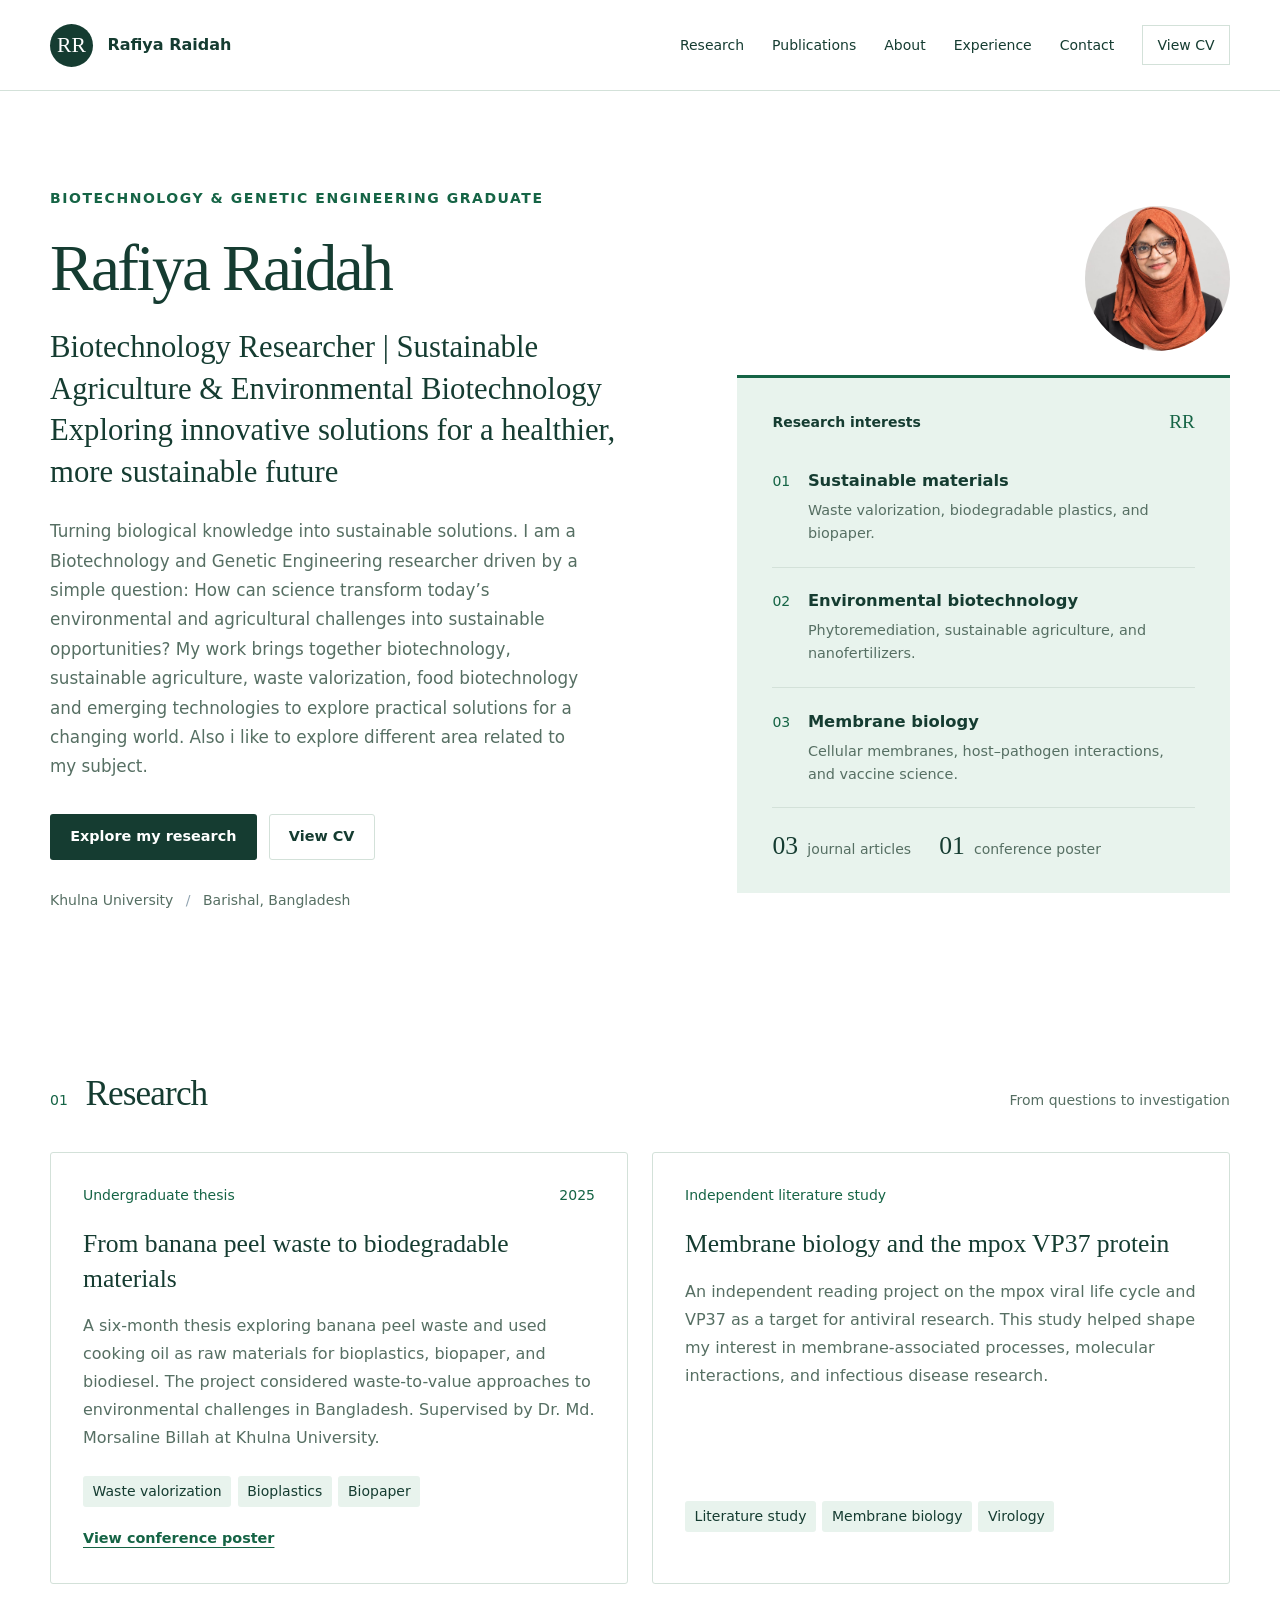
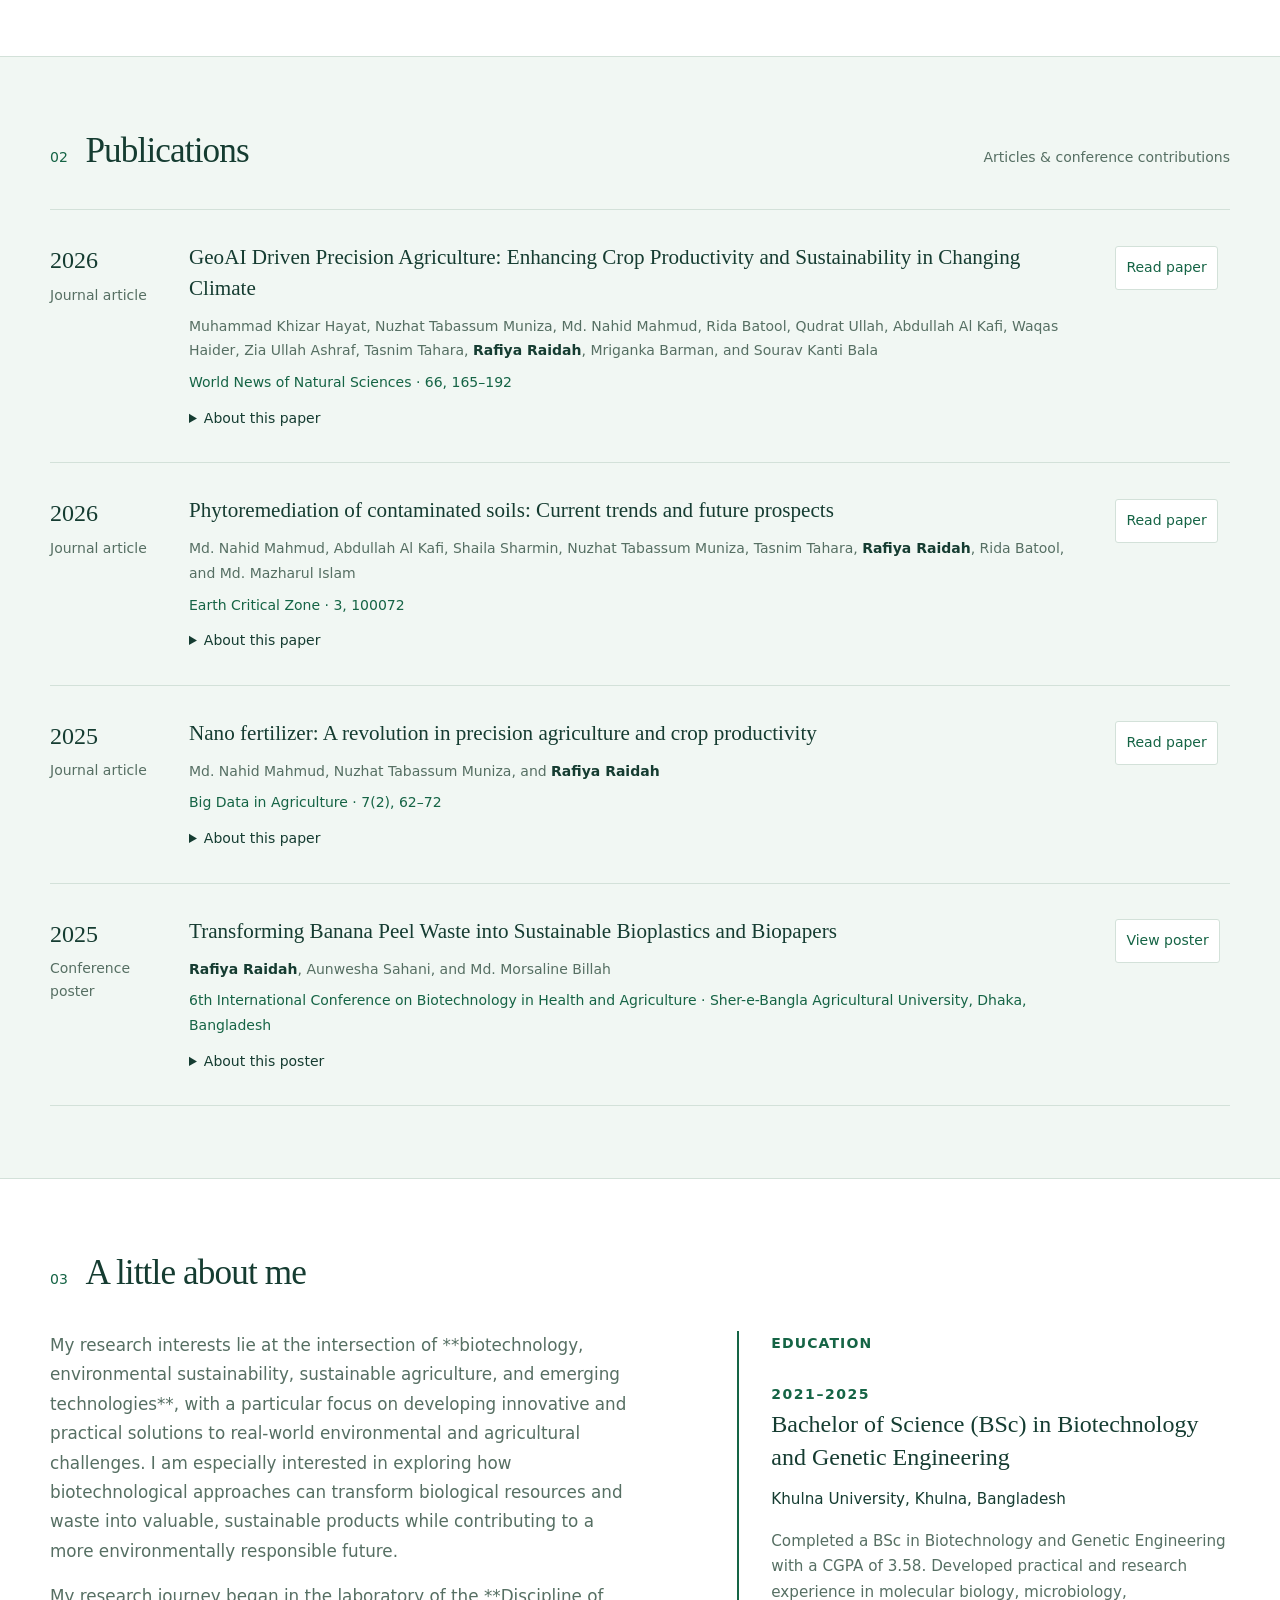
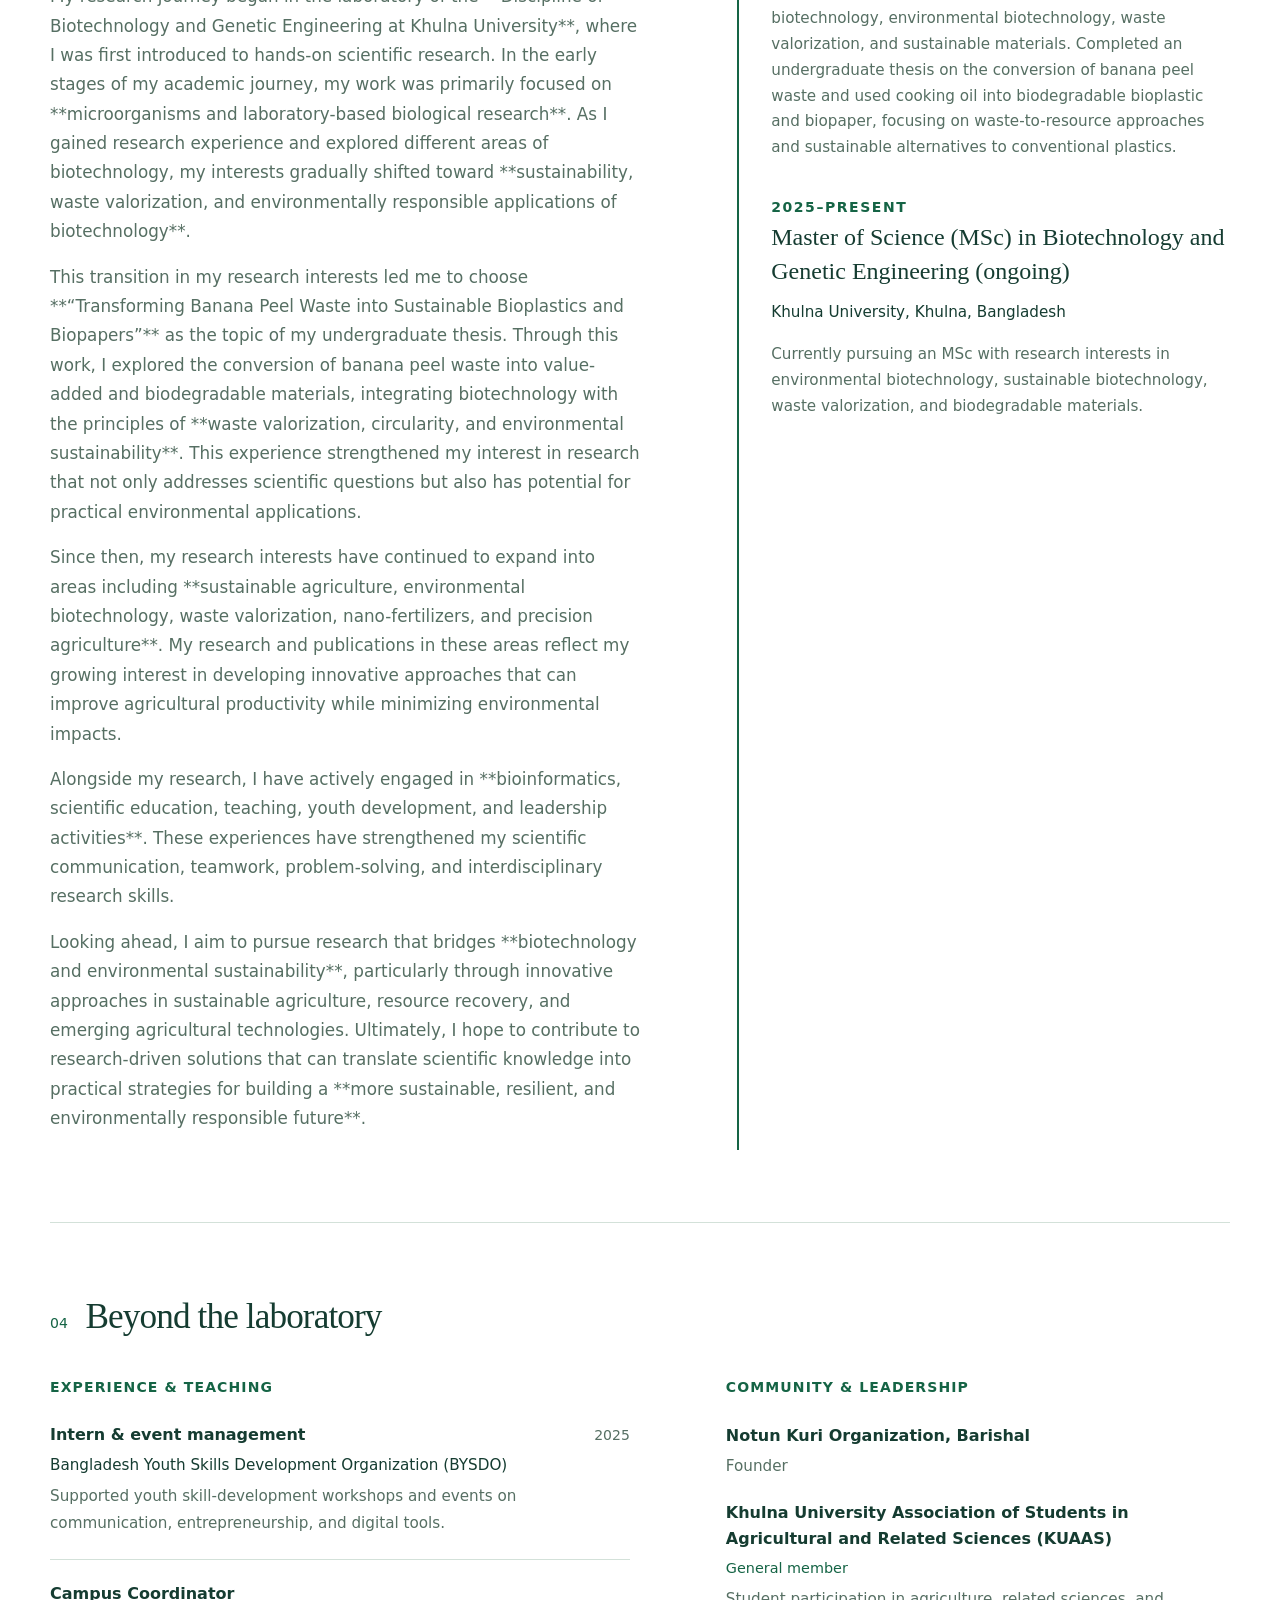
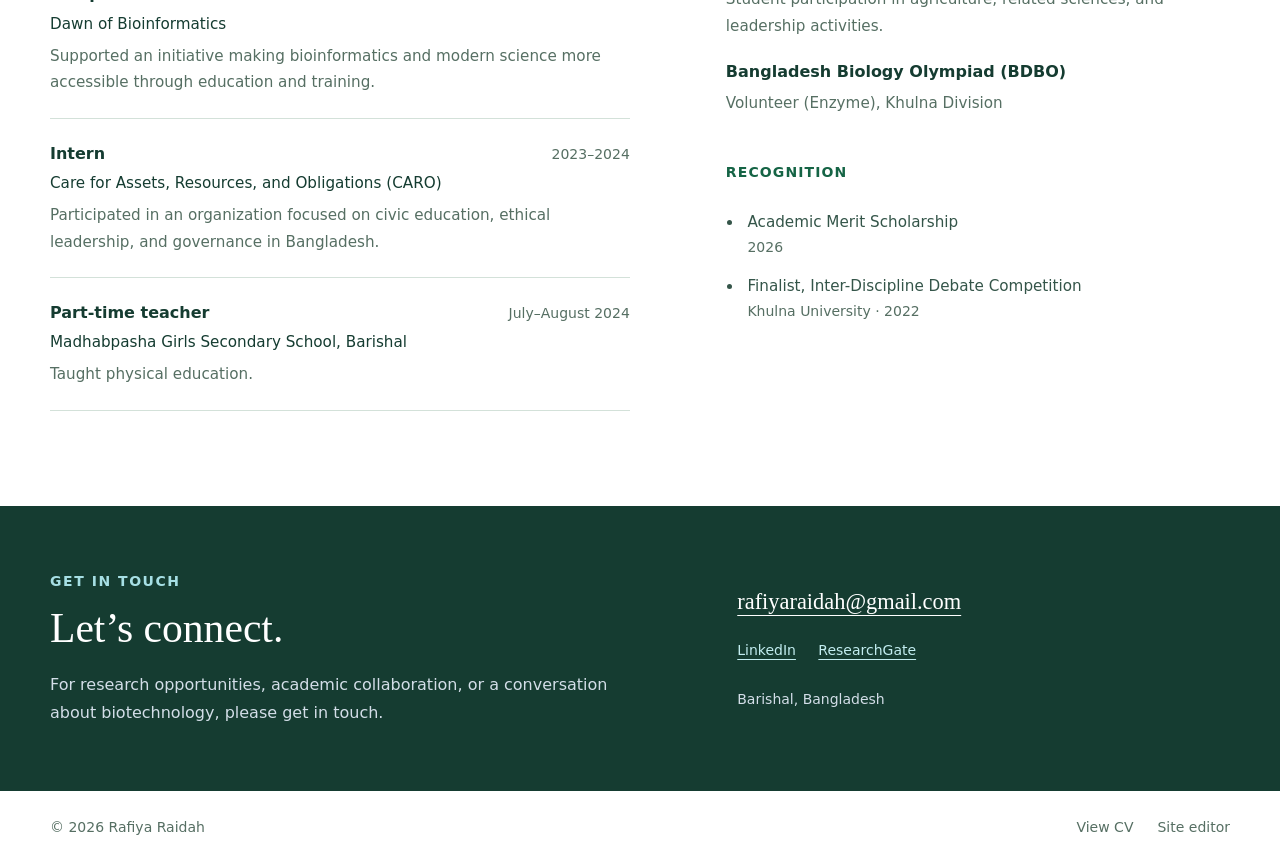
<file: index.html>
<!doctype html>
<html lang="en">
<head>
  <meta charset="utf-8">
  <meta name="viewport" content="width=device-width, initial-scale=1">
  <meta name="description" content="Rafiya Raidah — Biotechnology and Genetic Engineering graduate from Khulna University. Research, publications, and academic experience.">
  <meta name="theme-color" content="#132b46">
  <title>Rafiya Raidah | Biotechnology & Genetic Engineering</title>
  <link rel="icon" type="image/svg+xml" href="data:image/svg+xml,%3Csvg xmlns='http://www.w3.org/2000/svg' viewBox='0 0 64 64'%3E%3Crect width='64' height='64' rx='16' fill='%23132b46'/%3E%3Ctext x='32' y='42' text-anchor='middle' font-family='Georgia,serif' font-size='32' fill='white'%3ERR%3C/text%3E%3C/svg%3E">
  <link rel="stylesheet" href="assets/style.css">
  <script src="content.js"></script>
  <script src="assets/shared.js" defer></script>
  <script src="assets/site.js" defer></script>
</head>
<body>
  <a class="skip-link" href="#main">Skip to content</a>
  <div id="portfolio"></div>
  <noscript><main class="shell"><h1>Rafiya Raidah</h1><p>Biotechnology & Genetic Engineering graduate, Khulna University.</p><p>Please enable JavaScript to see the portfolio, or contact <a href="mailto:rafiyaraidah@gmail.com">rafiyaraidah@gmail.com</a>.</p></main></noscript>
</body>
</html>
</file>
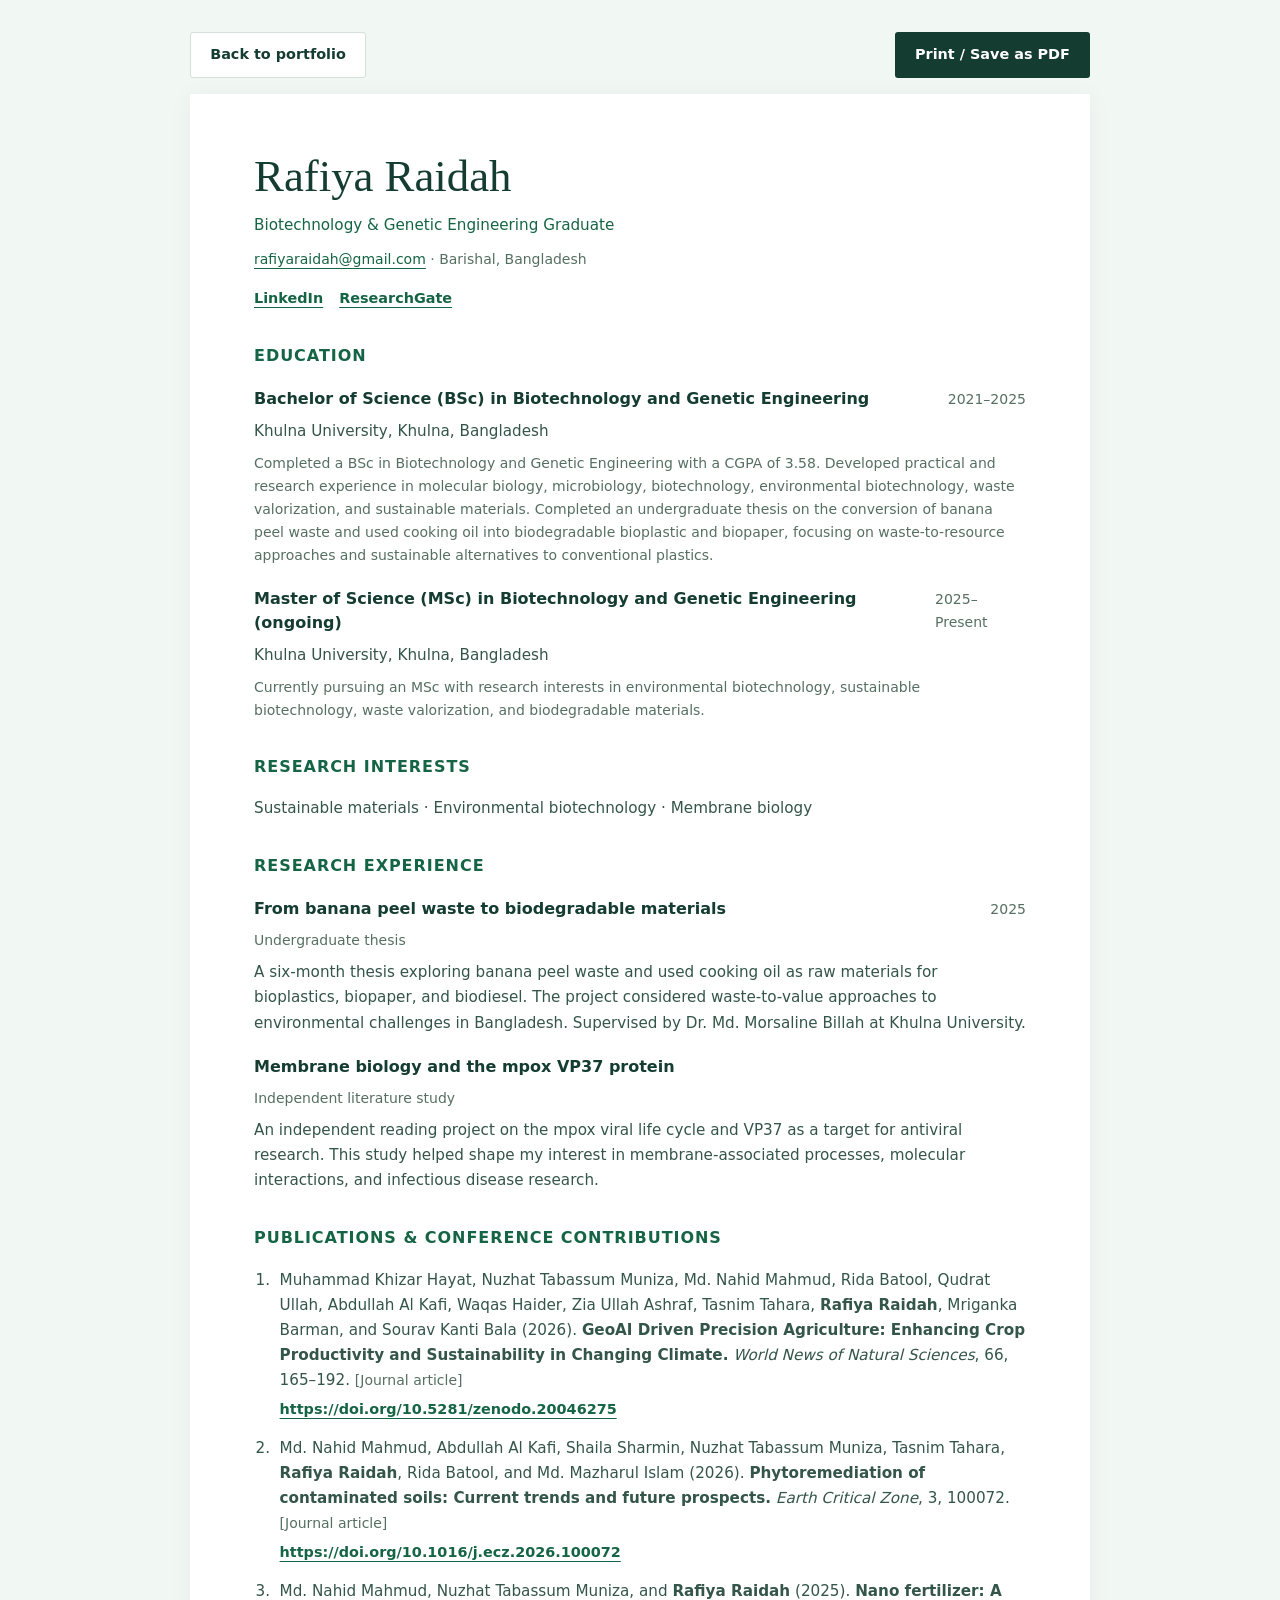
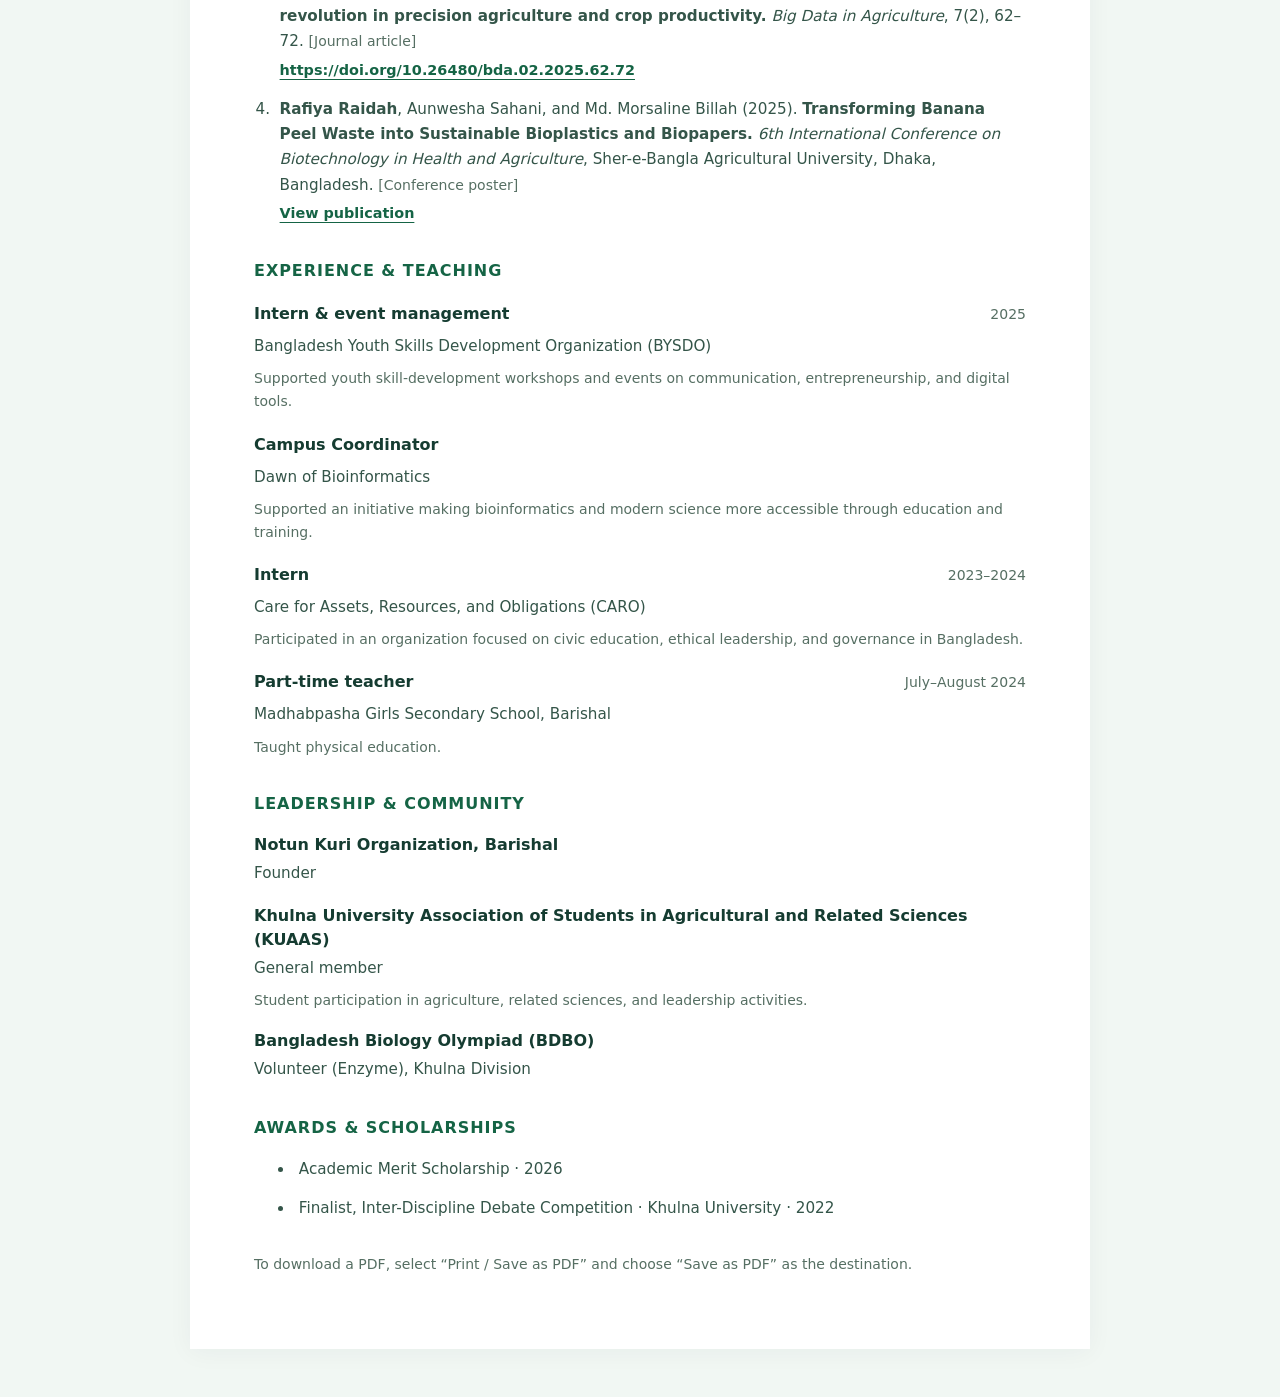
<file: cv.html>
<!doctype html>
<html lang="en"><head><meta charset="utf-8"><meta name="viewport" content="width=device-width, initial-scale=1"><meta name="description" content="Academic CV of Rafiya Raidah"><title>Rafiya Raidah | Academic CV</title>
<link rel="icon" type="image/svg+xml" href="data:image/svg+xml,%3Csvg xmlns='http://www.w3.org/2000/svg' viewBox='0 0 64 64'%3E%3Crect width='64' height='64' rx='16' fill='%23132b46'/%3E%3Ctext x='32' y='42' text-anchor='middle' font-family='Georgia,serif' font-size='32' fill='white'%3ERR%3C/text%3E%3C/svg%3E">
<link rel="stylesheet" href="assets/style.css"><link rel="stylesheet" href="assets/cv.css"><script src="content.js"></script><script src="assets/shared.js" defer></script><script src="assets/cv.js" defer></script></head>
<body class="cv-body"><div class="cv-toolbar"><a href="index.html" class="button secondary">Back to portfolio</a><button id="print-cv" class="button primary">Print / Save as PDF</button></div><main id="cv" class="cv-page"></main><noscript><p>Enable JavaScript to see the CV.</p></noscript></body></html>
</file>
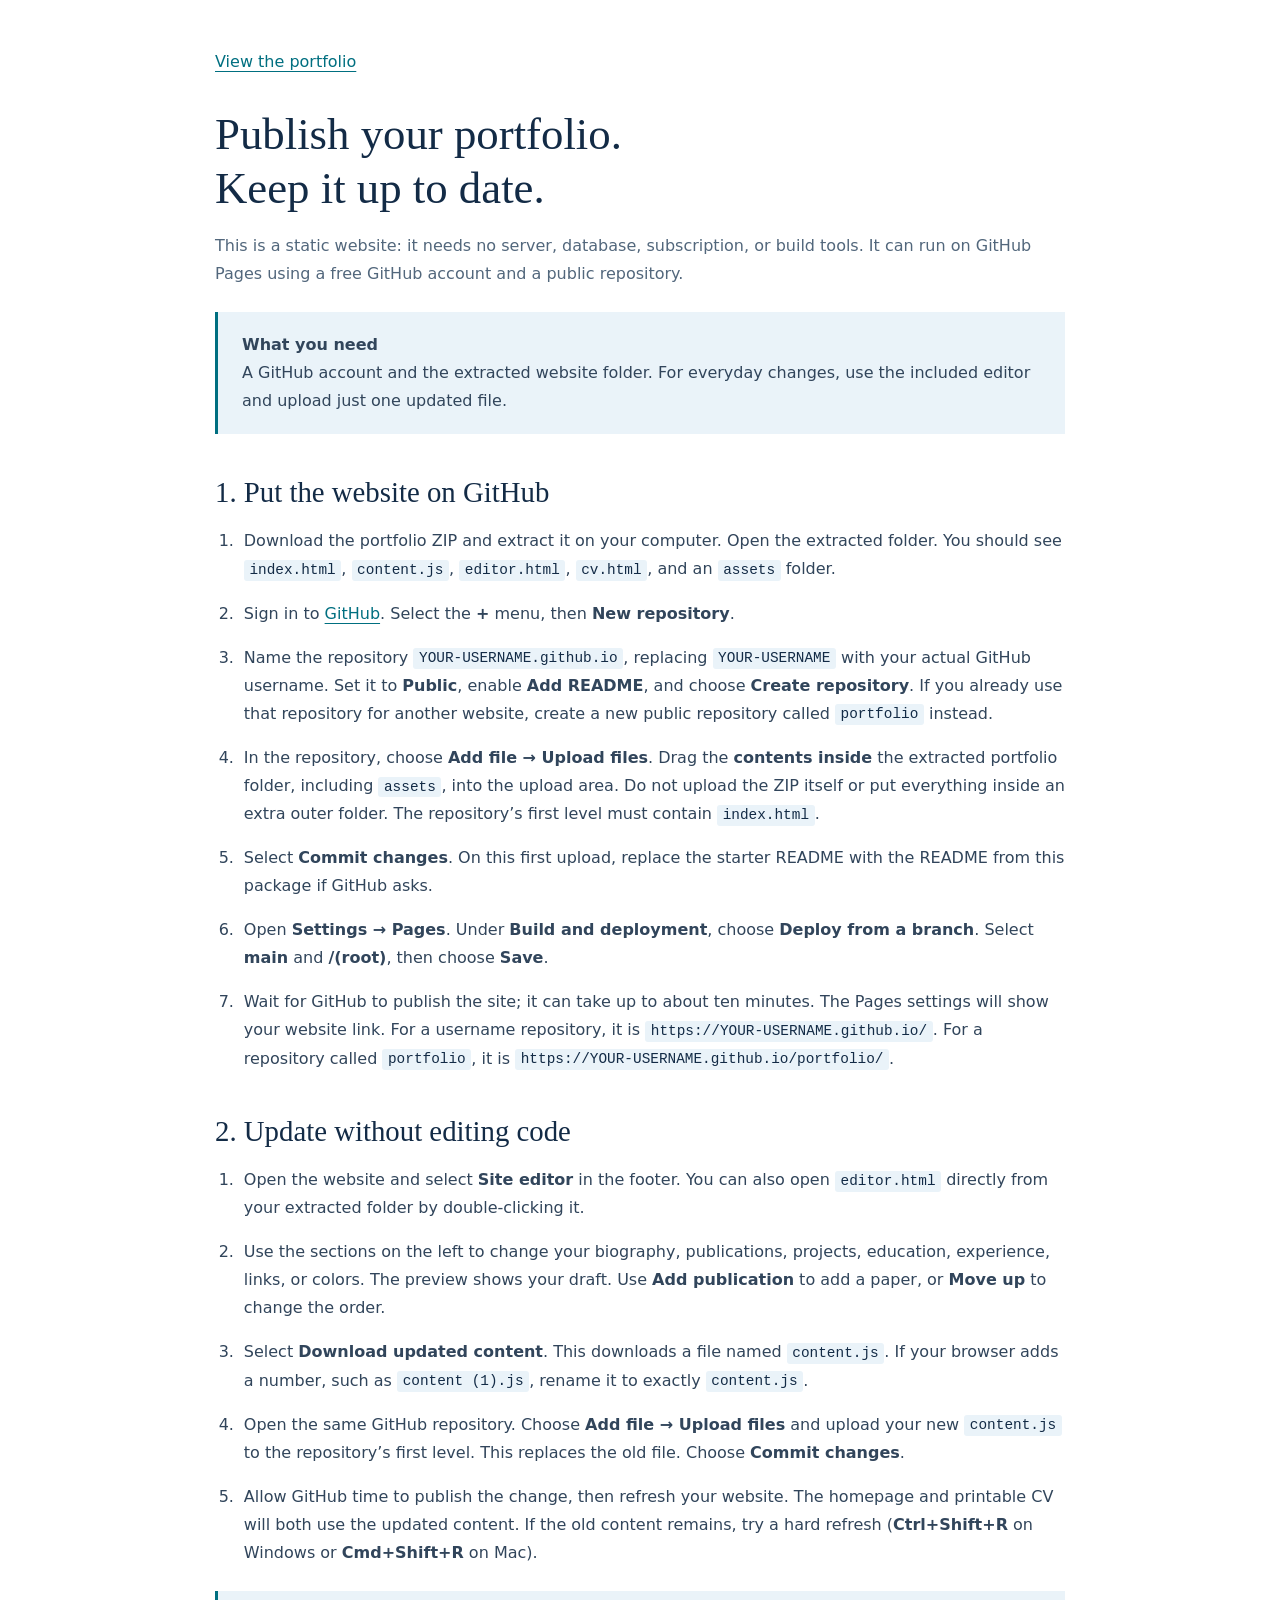
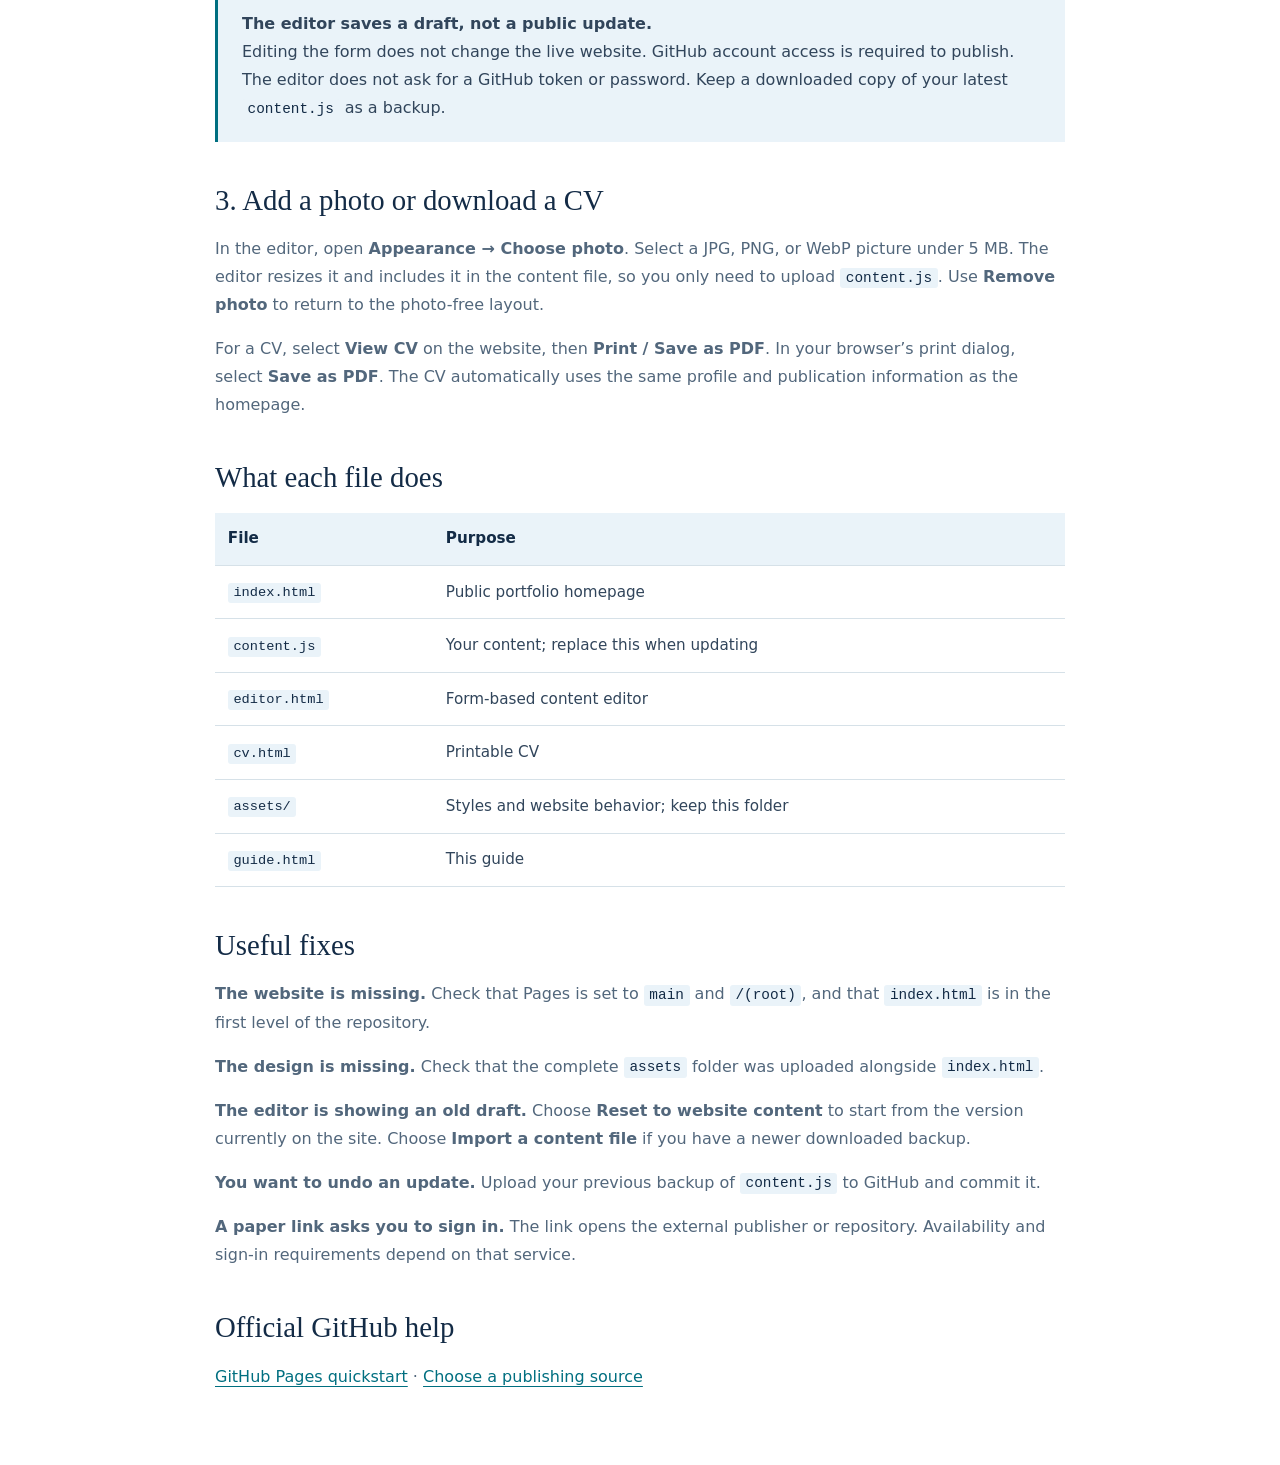
<file: guide.html>
<!doctype html>
<html lang="en"><head><meta charset="utf-8"><meta name="viewport" content="width=device-width, initial-scale=1"><meta name="robots" content="noindex,nofollow"><title>How to publish and update your portfolio</title><link rel="stylesheet" href="assets/style.css">
<style>.guide{width:min(850px,calc(100% - 2.5rem));margin:3rem auto 5rem}.guide h1{font:2.8rem/1.2 var(--serif);margin:2rem 0 1rem}.guide h2{font:1.8rem/1.3 var(--serif);margin:2.5rem 0 1rem}.guide h3{font-size:1.1rem;margin-top:1.5rem}.guide ol{padding-left:1.5rem}.guide li{padding-left:.3rem;margin-bottom:1rem}.guide code{background:var(--panel);color:var(--ink);padding:.15rem .35rem;border-radius:3px;font-size:.9em;overflow-wrap:anywhere}.guide-note{padding:1.2rem 1.5rem;border-left:3px solid var(--accent);background:var(--panel);margin:1.5rem 0}.guide-note p:last-child{margin:0}.guide table{width:100%;border-collapse:collapse;font-size:.95rem}.guide td,.guide th{padding:.8rem;border-bottom:1px solid var(--line);text-align:left}.guide th{color:var(--ink);background:var(--panel)}.guide>p{color:var(--muted)}@media(max-width:600px){.guide h1{font-size:2.2rem}.guide h2{font-size:1.6rem}.guide table{font-size:.875rem}.guide td,.guide th{padding:.6rem}.guide{margin-top:1.5rem}}</style></head>
<body><main class="guide"><a href="index.html">View the portfolio</a><h1>Publish your portfolio.<br>Keep it up to date.</h1><p>This is a static website: it needs no server, database, subscription, or build tools. It can run on GitHub Pages using a free GitHub account and a public repository.</p>
<div class="guide-note"><strong>What you need</strong><p>A GitHub account and the extracted website folder. For everyday changes, use the included editor and upload just one updated file.</p></div>
<h2>1. Put the website on GitHub</h2>
<ol><li>Download the portfolio ZIP and extract it on your computer. Open the extracted folder. You should see <code>index.html</code>, <code>content.js</code>, <code>editor.html</code>, <code>cv.html</code>, and an <code>assets</code> folder.</li>
<li>Sign in to <a href="https://github.com/" target="_blank" rel="noopener">GitHub</a>. Select the <strong>+</strong> menu, then <strong>New repository</strong>.</li>
<li>Name the repository <code>YOUR-USERNAME.github.io</code>, replacing <code>YOUR-USERNAME</code> with your actual GitHub username. Set it to <strong>Public</strong>, enable <strong>Add README</strong>, and choose <strong>Create repository</strong>. If you already use that repository for another website, create a new public repository called <code>portfolio</code> instead.</li>
<li>In the repository, choose <strong>Add file → Upload files</strong>. Drag the <strong>contents inside</strong> the extracted portfolio folder, including <code>assets</code>, into the upload area. Do not upload the ZIP itself or put everything inside an extra outer folder. The repository’s first level must contain <code>index.html</code>.</li>
<li>Select <strong>Commit changes</strong>. On this first upload, replace the starter README with the README from this package if GitHub asks.</li>
<li>Open <strong>Settings → Pages</strong>. Under <strong>Build and deployment</strong>, choose <strong>Deploy from a branch</strong>. Select <strong>main</strong> and <strong>/(root)</strong>, then choose <strong>Save</strong>.</li>
<li>Wait for GitHub to publish the site; it can take up to about ten minutes. The Pages settings will show your website link. For a username repository, it is <code>https://YOUR-USERNAME.github.io/</code>. For a repository called <code>portfolio</code>, it is <code>https://YOUR-USERNAME.github.io/portfolio/</code>.</li></ol>
<h2>2. Update without editing code</h2>
<ol><li>Open the website and select <strong>Site editor</strong> in the footer. You can also open <code>editor.html</code> directly from your extracted folder by double-clicking it.</li>
<li>Use the sections on the left to change your biography, publications, projects, education, experience, links, or colors. The preview shows your draft. Use <strong>Add publication</strong> to add a paper, or <strong>Move up</strong> to change the order.</li>
<li>Select <strong>Download updated content</strong>. This downloads a file named <code>content.js</code>. If your browser adds a number, such as <code>content (1).js</code>, rename it to exactly <code>content.js</code>.</li>
<li>Open the same GitHub repository. Choose <strong>Add file → Upload files</strong> and upload your new <code>content.js</code> to the repository’s first level. This replaces the old file. Choose <strong>Commit changes</strong>.</li>
<li>Allow GitHub time to publish the change, then refresh your website. The homepage and printable CV will both use the updated content. If the old content remains, try a hard refresh (<strong>Ctrl+Shift+R</strong> on Windows or <strong>Cmd+Shift+R</strong> on Mac).</li></ol>
<div class="guide-note"><strong>The editor saves a draft, not a public update.</strong><p>Editing the form does not change the live website. GitHub account access is required to publish. The editor does not ask for a GitHub token or password. Keep a downloaded copy of your latest <code>content.js</code> as a backup.</p></div>
<h2>3. Add a photo or download a CV</h2>
<p>In the editor, open <strong>Appearance → Choose photo</strong>. Select a JPG, PNG, or WebP picture under 5 MB. The editor resizes it and includes it in the content file, so you only need to upload <code>content.js</code>. Use <strong>Remove photo</strong> to return to the photo-free layout.</p>
<p>For a CV, select <strong>View CV</strong> on the website, then <strong>Print / Save as PDF</strong>. In your browser’s print dialog, select <strong>Save as PDF</strong>. The CV automatically uses the same profile and publication information as the homepage.</p>
<h2>What each file does</h2><table><thead><tr><th>File</th><th>Purpose</th></tr></thead><tbody><tr><td><code>index.html</code></td><td>Public portfolio homepage</td></tr><tr><td><code>content.js</code></td><td>Your content; replace this when updating</td></tr><tr><td><code>editor.html</code></td><td>Form-based content editor</td></tr><tr><td><code>cv.html</code></td><td>Printable CV</td></tr><tr><td><code>assets/</code></td><td>Styles and website behavior; keep this folder</td></tr><tr><td><code>guide.html</code></td><td>This guide</td></tr></tbody></table>
<h2>Useful fixes</h2><p><strong>The website is missing.</strong> Check that Pages is set to <code>main</code> and <code>/(root)</code>, and that <code>index.html</code> is in the first level of the repository.</p><p><strong>The design is missing.</strong> Check that the complete <code>assets</code> folder was uploaded alongside <code>index.html</code>.</p><p><strong>The editor is showing an old draft.</strong> Choose <strong>Reset to website content</strong> to start from the version currently on the site. Choose <strong>Import a content file</strong> if you have a newer downloaded backup.</p><p><strong>You want to undo an update.</strong> Upload your previous backup of <code>content.js</code> to GitHub and commit it.</p><p><strong>A paper link asks you to sign in.</strong> The link opens the external publisher or repository. Availability and sign-in requirements depend on that service.</p>
<h2>Official GitHub help</h2><p><a href="https://docs.github.com/en/pages/quickstart" target="_blank" rel="noopener">GitHub Pages quickstart</a> · <a href="https://docs.github.com/en/pages/getting-started-with-github-pages/configuring-a-publishing-source-for-your-github-pages-site" target="_blank" rel="noopener">Choose a publishing source</a></p>
</main></body></html>
</file>
<file: assets/style.css>
:root{--ink:#132b46;--text:#31455b;--muted:#52677c;--accent:#006f80;--accent-soft:#d9f0f4;--panel:#eaf3f9;--surface:#f3f7fa;--line:#d6e1e8;--white:#fff;--serif:Georgia,'Times New Roman',serif;--sans:system-ui,-apple-system,BlinkMacSystemFont,'Segoe UI',sans-serif}
:root[data-theme=forest]{--ink:#153c31;--text:#345549;--muted:#566f63;--accent:#156445;--accent-soft:#d8eee2;--panel:#e8f3ed;--surface:#f1f7f3;--line:#d3e1d9}
:root[data-theme=plum]{--ink:#402341;--text:#57415c;--muted:#735f76;--accent:#84396c;--accent-soft:#f4deec;--panel:#f5edf7;--surface:#faf5fa;--line:#e6d8e7}
*{box-sizing:border-box}html{scroll-behavior:smooth;scroll-padding-top:6rem}body{margin:0;color:var(--text);background:var(--white);font:1rem/1.75 var(--sans);-webkit-font-smoothing:antialiased}a{color:var(--accent);text-underline-offset:.25em}button,input,textarea,select{font:inherit}button,a,input,textarea,select,summary{ -webkit-tap-highlight-color:transparent }a:focus-visible,button:focus-visible,summary:focus-visible,input:focus-visible,select:focus-visible,textarea:focus-visible{outline:3px solid var(--accent);outline-offset:4px}h1,h2,h3,h4,p{margin-top:0}h1,h2,h3,h4{color:var(--ink)}p{margin-bottom:1rem}button{cursor:pointer}img{max-width:100%}.shell{width:min(1180px,calc(100% - 6rem));margin-inline:auto}.skip-link{position:absolute;left:1rem;top:-6rem;padding:.6rem 1rem;background:var(--ink);color:white;z-index:100}.skip-link:focus{top:1rem}.site-header{border-bottom:1px solid var(--line);background:rgba(255,255,255,.97);position:sticky;top:0;z-index:20}.header-inner{display:flex;align-items:center;justify-content:space-between;min-height:90px;gap:1.5rem}.brand{display:flex;align-items:center;gap:.9rem;font-weight:650;font-size:1rem;color:var(--ink);text-decoration:none}.brand-mark{display:grid;place-items:center;background:var(--ink);width:43px;height:43px;color:white;font:1.35rem var(--serif);border-radius:50%}.main-nav{display:flex;align-items:center;gap:1.75rem}.main-nav a{font-size:.875rem;color:var(--ink);text-decoration:none}.main-nav a:hover{color:var(--accent)}.main-nav .nav-cv{border:1px solid var(--line);padding:.45rem .9rem}.menu-toggle{display:none}.hero{display:grid;grid-template-columns:1.2fr 1fr;gap:6rem;padding-top:6rem;padding-bottom:5.5rem;align-items:center}.eyebrow{font-size:.875rem;font-weight:600;letter-spacing:.11em;text-transform:uppercase;color:var(--accent);line-height:1.6;margin-bottom:1.4rem}.hero h1{font:normal clamp(2.75rem,5.1vw,4.65rem)/1.12 var(--serif);letter-spacing:-.04em;margin-bottom:1.4rem}.hero-headline{font:normal clamp(1.7rem,2.4vw,2.2rem)/1.35 var(--serif);color:var(--ink);margin-bottom:1.5rem}.hero-intro{max-width:34rem;color:var(--muted);font-size:1.05rem}.hero-actions{display:flex;flex-wrap:wrap;gap:.75rem;margin-block:2rem 1.75rem}.button{display:inline-flex;align-items:center;justify-content:center;padding:.7rem 1.2rem;min-height:44px;font-weight:600;font-size:.9rem;text-decoration:none;border:1px solid transparent;border-radius:3px;line-height:1.5;transition:background .15s,color .15s}.primary{background:var(--ink);color:white}.primary:hover{background:var(--accent)}.secondary{border-color:var(--line);color:var(--ink);background:var(--white)}.secondary:hover{border-color:var(--accent);background:var(--panel)}.hero-location{font-size:.875rem;color:var(--muted)}.hero-location span{margin-inline:.5rem;color:#91a4b1}.hero-aside{align-self:center}.interest-panel{background:var(--panel);padding:2rem 2.2rem;border-top:3px solid var(--accent)}.panel-topline{display:flex;justify-content:space-between;align-items:center;margin-bottom:.8rem;font-size:.875rem;font-weight:600;color:var(--ink)}.small-monogram{color:var(--accent);font:1.2rem var(--serif)}.interest{display:flex;gap:1.1rem;padding:1.35rem 0;border-bottom:1px solid var(--line)}.interest-index{font-size:.875rem;line-height:1.8;color:var(--accent);font-variant-numeric:tabular-nums}.interest h2{font-size:1.02rem;margin-bottom:.35rem;line-height:1.5;font-weight:650}.interest p{font-size:.9rem;line-height:1.6;margin:0;color:var(--muted)}.publication-totals{display:flex;flex-wrap:wrap;gap:1.75rem;padding-top:1.4rem;font-size:.875rem;color:var(--muted)}.publication-totals strong{font:1.6rem var(--serif);color:var(--ink);margin-right:.3rem}.profile-photo{width:145px;height:145px;object-fit:cover;border-radius:50%;margin:0 0 1.5rem auto;display:block}.section{padding-top:4.5rem;padding-bottom:4.5rem;scroll-margin-top:0}.section-heading{display:flex;align-items:baseline;gap:1.1rem;margin-bottom:2.25rem}.section-number{font-size:.875rem;color:var(--accent);font-variant-numeric:tabular-nums}.section-heading h2{font:normal 2.2rem/1.25 var(--serif);margin:0;letter-spacing:-.025em}.section-note{font-size:.875rem;margin-left:auto;color:var(--muted)}.research-grid{display:grid;grid-template-columns:1fr 1fr;gap:1.5rem}.research-card{border:1px solid var(--line);padding:2rem;display:flex;flex-direction:column;position:relative;background:var(--white);border-radius:3px}.card-meta{display:flex;justify-content:space-between;gap:.75rem;font-size:.875rem;color:var(--accent);margin-bottom:1.3rem;line-height:1.5}.research-card h3{font:normal 1.6rem/1.35 var(--serif);margin-bottom:1rem}.research-card p{color:var(--muted);line-height:1.75}.tags{display:flex;flex-wrap:wrap;gap:.4rem;margin-block:auto 1.2rem;padding-top:.5rem}.tags span{padding:.2rem .6rem;background:var(--panel);font-size:.875rem;color:var(--ink);border-radius:3px}.text-link{font-size:.9rem;font-weight:600;width:fit-content}.text-link:hover{color:var(--ink)}.publications-section{background:var(--surface);border-block:1px solid var(--line)}.publication-list{border-top:1px solid var(--line)}.publication{display:grid;grid-template-columns:115px 1fr 115px;gap:1.5rem;padding:2rem 0;border-bottom:1px solid var(--line)}.publication-year{font:1.5rem/1.5 var(--serif);color:var(--ink)}.publication-year span{display:block;font:.875rem/1.6 var(--sans);color:var(--muted);margin-top:.35rem}.publication-body h3{font:normal 1.32rem/1.45 var(--serif);margin-bottom:.65rem}.authors{font-size:.875rem;line-height:1.75;color:var(--muted);margin-bottom:.45rem}.authors strong{font-weight:650;color:var(--ink)}.venue{font-size:.875rem;color:var(--accent);margin-bottom:.7rem}.pub-summary{font-size:.875rem;color:var(--muted)}.pub-summary summary{cursor:pointer;width:fit-content;color:var(--ink)}.pub-summary p{margin-top:.65rem;max-width:42rem}.doi{overflow-wrap:anywhere}.paper-button{padding:.45rem .65rem;background:white;border-color:var(--line);white-space:nowrap;font-size:.875rem;font-weight:500}.paper-button:hover{border-color:var(--accent);color:var(--ink)}.publication-link{padding-top:.2rem}.about-grid{display:grid;grid-template-columns:1.2fr 1fr;gap:6rem}.about-copy p{color:var(--muted);font-size:1.05rem}.education-block{border-left:2px solid var(--accent);padding-left:2rem}.education-block>h3{font-size:.875rem;color:var(--accent);letter-spacing:.08em;text-transform:uppercase;margin-bottom:1.5rem}.education-item+.education-item{margin-top:2rem}.education-item .eyebrow{margin-bottom:.5rem}.education-item h4{font:normal 1.5rem/1.4 var(--serif);margin-bottom:.75rem}.education-item p{font-size:.95rem;color:var(--muted);line-height:1.7}.education-item .institution{color:var(--ink)}.experience-section{border-top:1px solid var(--line)}.experience-grid{display:grid;grid-template-columns:1.15fr 1fr;gap:6rem}.subheading{font-size:.875rem;letter-spacing:.08em;color:var(--accent);text-transform:uppercase;margin-bottom:1.5rem}.experience-item{padding-bottom:1.4rem;border-bottom:1px solid var(--line);margin-bottom:1.4rem}.experience-item>div{display:flex;justify-content:space-between;align-items:baseline;gap:1rem}.experience-item h4{font-size:1rem;font-weight:650;line-height:1.5;margin-bottom:.35rem}.period{font-size:.875rem;color:var(--muted);white-space:nowrap}.organization{font-size:.95rem;color:var(--ink);line-height:1.6;margin-bottom:.4rem}.experience-item>p:last-child,.community-item>p:last-child{font-size:.95rem;color:var(--muted);margin-bottom:0}.community-item{padding-bottom:1.25rem}.community-item h4{font-size:1rem;font-weight:600;line-height:1.6;margin-bottom:.3rem}.community-role{font-size:.9rem;color:var(--accent);margin-bottom:.3rem}.award-heading{margin-top:1.5rem}.awards{margin:0;padding-left:1.1rem}.awards li{padding:0 0 .8rem .25rem;font-size:.95rem}.awards small{display:block;font-size:.875rem;color:var(--muted)}.contact-section{background:var(--ink);color:white}.contact-inner{display:grid;grid-template-columns:1.2fr 1fr;gap:6rem;align-items:center;padding-block:4rem}.contact-inner .eyebrow{color:#a6dfe4;margin-bottom:.7rem}.contact-inner h2{font:normal 2.6rem/1.25 var(--serif);color:white;margin-bottom:1rem}.contact-inner p{color:#d3dee8;margin-bottom:0}.email-link{font:1.4rem/1.5 var(--serif);color:white;overflow-wrap:anywhere;text-decoration-thickness:1px}.social-links{display:flex;flex-wrap:wrap;gap:1.4rem;margin-block:1.2rem 1.5rem}.social-links a{color:#c2edf0;font-weight:500;font-size:.875rem}.contact-location{font-size:.875rem}.footer{display:flex;justify-content:space-between;align-items:center;padding-block:1.5rem;color:var(--muted);font-size:.875rem;gap:1rem}.footer div{display:flex;gap:1.5rem}.footer a{color:var(--muted);text-decoration:none}.error-page{padding-top:5rem}.error-page h1{font-family:var(--serif)}
@media(min-width:1450px){.hero{padding-block:6.5rem}.hero h1{font-size:4.9rem}}
@media(max-width:1000px){.shell{width:calc(100% - 4rem)}.hero{gap:3rem;padding-block:4rem}.hero h1{font-size:3.3rem}.main-nav{gap:1rem}.main-nav a{font-size:.875rem}.about-grid,.experience-grid,.contact-inner{gap:3rem}.interest-panel{padding:1.6rem}.publication{grid-template-columns:92px 1fr;gap:1.2rem}.publication-link{grid-column:2;padding-top:0}.publication-body{min-width:0}.section-note{display:none}}
@media(max-width:760px){.shell{width:calc(100% - 2.5rem)}.header-inner{min-height:76px;position:relative}.brand{font-size:.95rem}.brand-mark{width:38px;height:38px;font-size:1.2rem}.menu-toggle{display:flex;gap:.7rem;align-items:center;border:1px solid var(--line);background:white;padding:.4rem .65rem;color:var(--ink);min-height:44px;font-size:.875rem;border-radius:3px}.menu-toggle span{font-size:1.1rem}.main-nav{display:none;position:absolute;top:100%;left:-1.25rem;right:-1.25rem;padding:1rem 1.25rem;background:white;border-bottom:1px solid var(--line);flex-direction:column;align-items:stretch;gap:0;box-shadow:0 8px 20px #132b4610}.main-nav.is-open{display:flex}.main-nav a{padding:.7rem .5rem;font-size:1rem}.main-nav .nav-cv{margin-top:.5rem;text-align:center}.hero{grid-template-columns:1fr;gap:2.5rem;padding-block:3.4rem 2.5rem}.hero h1{font-size:clamp(2.5rem,10vw,4rem)}.hero-headline{font-size:1.75rem}.hero .eyebrow{font-size:.875rem;letter-spacing:.06em}.hero-intro{font-size:1rem}.hero-actions{margin-block:1.5rem}.hero-location{font-size:.875rem;display:flex;flex-wrap:wrap}.interest-panel{padding:1.5rem}.interest{padding:1rem 0}.profile-photo{margin:0 auto 1.5rem}.section{padding-block:3rem}.section-heading{gap:.8rem;margin-bottom:1.75rem}.section-heading h2{font-size:1.9rem}.research-grid,.about-grid,.experience-grid,.contact-inner{grid-template-columns:1fr;gap:2rem}.research-card{padding:1.5rem}.research-card h3{font-size:1.45rem}.publication{grid-template-columns:1fr;gap:.6rem;padding-block:1.65rem}.publication-year{font:1rem var(--sans);display:flex;gap:.75rem;align-items:center}.publication-year span{font-size:.875rem;margin:0;padding-left:.75rem;border-left:1px solid var(--line)}.publication-link{grid-column:auto;padding-top:.3rem}.publication-body h3{font-size:1.3rem}.education-block{padding-left:1.5rem}.about-copy p{font-size:1rem}.experience-item>div{flex-wrap:wrap;gap:.2rem .6rem}.period{white-space:normal}.contact-inner{padding-block:3rem}.contact-inner h2{font-size:2.2rem}.email-link{font-size:1.3rem}.footer{align-items:flex-start;flex-wrap:wrap;padding-block:1.25rem;gap:.65rem}.footer div{gap:1rem}html{scroll-padding-top:5.5rem}}
@media(prefers-reduced-motion:reduce){html{scroll-behavior:auto}*{transition:none!important}}
@media print{.site-header,.hero-actions,.footer,.menu-toggle,.publication-link,.social-links{display:none}.shell{width:100%}.hero{padding-top:0}.section{padding-block:1.5rem}.research-card,.publication,.education-item,.experience-item{break-inside:avoid}.contact-section{background:white;color:var(--ink)}.contact-inner h2,.contact-inner p,.email-link{color:var(--ink)}details p{display:block}}
</file>
<file: assets/cv.css>
.cv-body{background:var(--surface)}.cv-toolbar{display:flex;justify-content:space-between;gap:1rem;max-width:900px;width:calc(100% - 2.5rem);margin:2rem auto 1rem}.cv-page{width:min(900px,calc(100% - 2.5rem));background:white;padding:3.5rem 4rem;margin:0 auto 3rem;box-shadow:0 3px 24px #132b460c;font-size:.95rem;line-height:1.65}.cv-page h1{font:2.8rem/1.2 var(--serif);margin-bottom:.6rem}.cv-role{color:var(--accent);margin-bottom:.6rem}.cv-contact{font-size:.875rem;color:var(--muted);overflow-wrap:anywhere}.cv-page h2{font-size:1rem;letter-spacing:.06em;text-transform:uppercase;color:var(--accent);margin:2rem 0 1rem}.cv-page h3{font-size:1rem;line-height:1.5;margin:.1rem 0 .25rem;font-weight:650}.cv-item{margin-bottom:1.1rem}.cv-item>div{display:flex;justify-content:space-between;align-items:baseline;gap:1rem}.cv-item p{margin:.25rem 0 .5rem}.cv-meta{font-size:.875rem;color:var(--muted)}.cv-page ol{padding-left:1.3rem}.cv-page li{padding-left:.3rem;margin-bottom:.9rem}.cv-page li p{margin:.3rem 0}.cv-interest{padding-left:1.1rem}.cv-links{display:flex;flex-wrap:wrap;gap:1rem;font-size:.875rem;margin-top:.5rem}.cv-page a{overflow-wrap:anywhere}.cv-page ol>li{break-inside:avoid}.cv-caption{font-size:.875rem;color:var(--muted);margin-top:2rem}
@media(max-width:600px){.cv-page{padding:2rem 1.5rem}.cv-page h1{font-size:2.2rem}.cv-toolbar{margin-top:1rem}.cv-toolbar .button{font-size:.875rem;padding:.6rem .75rem}.cv-item>div{flex-wrap:wrap;gap:.2rem}}
@media print{@page{size:A4;margin:16mm}.cv-body{background:white}.cv-toolbar,.cv-caption{display:none}.cv-page{width:100%;margin:0;padding:0;box-shadow:none;font-size:10pt;line-height:1.5}.cv-page h1{font-size:25pt}.cv-page h2{font-size:11pt;margin:16pt 0 8pt;break-after:avoid}.cv-page h3{font-size:10pt}.cv-meta,.cv-contact,.cv-links{font-size:9pt}.cv-item{break-inside:avoid;margin-bottom:8pt}.cv-page li{margin-bottom:7pt}.cv-page a{color:var(--ink);text-decoration:none}.cv-page ol{padding-left:15pt}}
</file>
